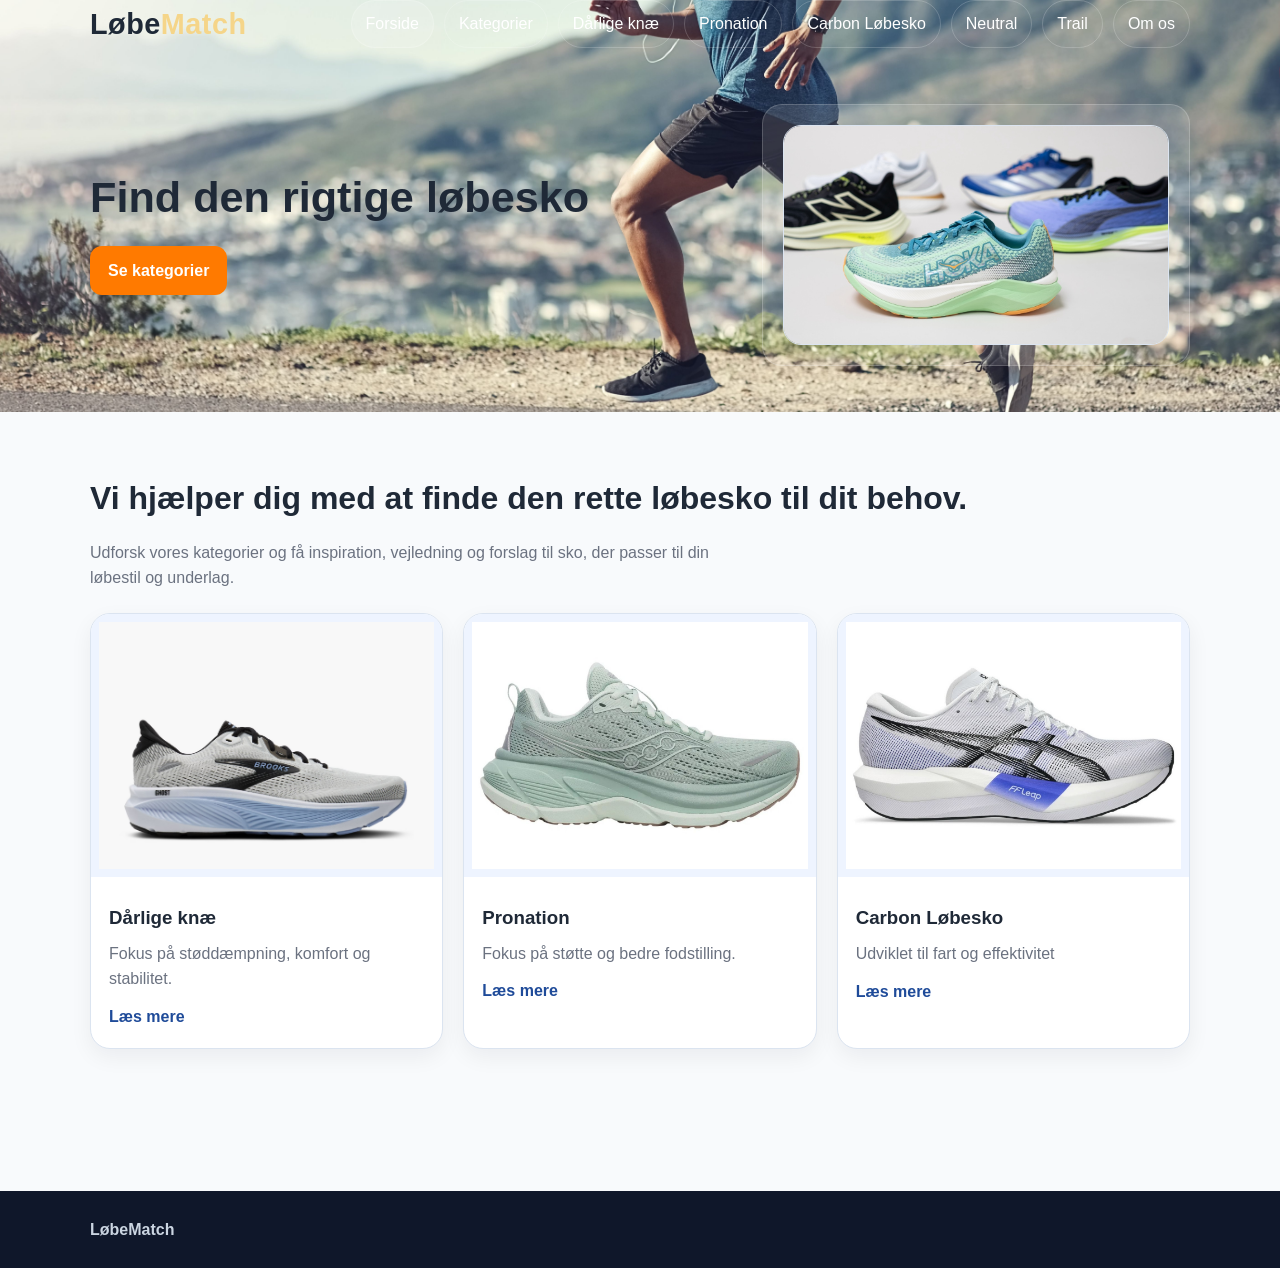
<file: loebeguide_site/index.html>
<!DOCTYPE html>
<html lang="da">
<head>
  <meta charset="UTF-8">
  <meta name="viewport" content="width=device-width, initial-scale=1.0">
  <title>Find den rigtige løbesko | LøbeMatch</title>
  <link rel="stylesheet" href="style.css">
  <link rel="stylesheet" href="cards.css">
</head>
<body>
  <header>
<head>
    <div class="container">
      <div class="topbar">
        <div class="logo">Løbe<span>Match</span></div>
        <nav> 
          <ul>
            <li><a href="index.html" class="active">Forside</a></li>
            <li><a href="kategorier.html">Kategorier</a></li>
            <li><a href="knae.html">Dårlige knæ</a></li>
            <li><a href="pronation.html">Pronation</a></li>
            <li><a href="carbon.html">Carbon Løbesko</a></li>
            <li><a href="neutral.html">Neutral</a></li>
            <li><a href="trail.html">Trail</a></li>
            <li><a href="om-os.html">Om os</a></li>
          </ul>
        </nav>
      </div>
      <div class="hero">
        <div>
          <h1>Find den rigtige løbesko</h1>
          <div class="cta-row">
            <a class="btn btn-primary" href="kategorier.html">Se kategorier</a>
          </div>
        </div>
        <div class="hero-box">
          <img class="responsive" src="images/allshoes.jpg">
        </div>
      </div>
    </div>
  </header>
  <main class="container">
    
<section>
  <h2 class="section-title">Vi hjælper dig med at finde den rette løbesko til dit behov.</h2>
  <p class="lead">Udforsk vores kategorier og få inspiration, vejledning og forslag til sko, der passer til din løbestil og underlag.</p>
  <div class="grid">
    <article class="card">
      <img src="images/badknee1.jpeg">
      <div class="card-content">
        <h3>Dårlige knæ</h3>
        <p>Fokus på støddæmpning, komfort og stabilitet.</p>
        <a href="knae.html">Læs mere</a>
      </div>
    </article>
    <article class="card">
      <img src="images/pronation1.jpeg">
      <div class="card-content">
        <h3>Pronation</h3>
        <p>Fokus på støtte og bedre fodstilling.</p>
        <a href="pronation.html">Læs mere</a>
      </div>
    </article>
    <article class="card">
      <img src="images/carbon1.jpg" >
      <div class="card-content">
        <h3>Carbon Løbesko</h3>
        <p>Udviklet til fart og effektivitet</p>
        <a href="carbon.html">Læs mere</a>
      </div>
    </article>
  </div>
</section>
  </main>
  <footer>
    <div class="container">
       <strong>LøbeMatch</strong>
    </div>
  </footer>
</body>
</html>
</file>
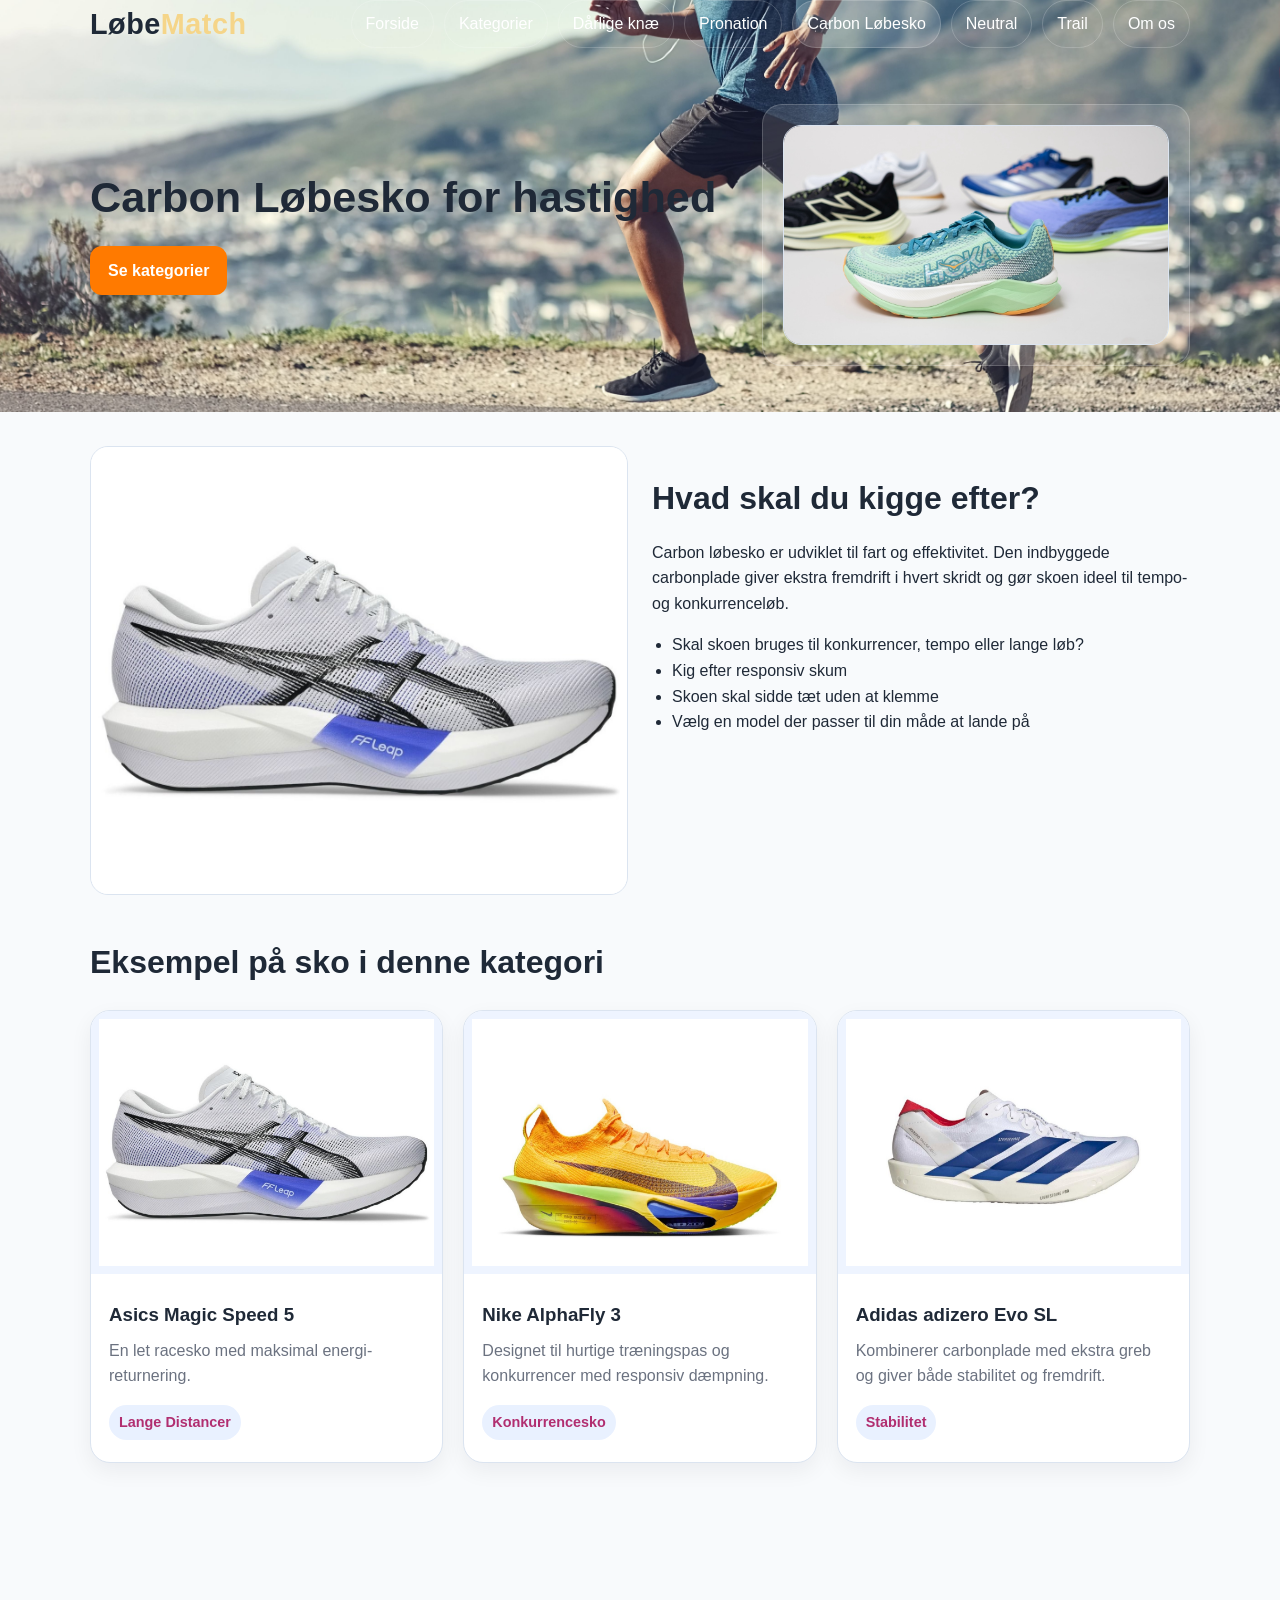
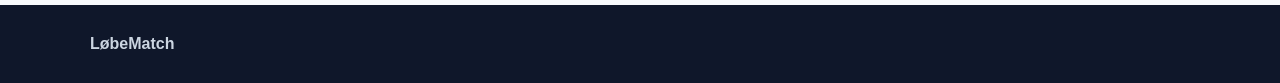
<file: loebeguide_site/carbon.html>
<!DOCTYPE html>
<html lang="da">
<head>
  <meta charset="UTF-8">
  <meta name="viewport" content="width=device-width, initial-scale=1.0">
  <title>Carbon Løbesko for fart | Løbeguide</title>
  <link rel="stylesheet" href="style.css">
  <link rel="stylesheet" href="cards.css">
</head>
<body>
  <header>
    <div class="container">
      <div class="topbar">
        <div class="logo">Løbe<span>Match</span></div>
        <nav>
          <ul>
            <li><a href="index.html">Forside</a></li>
            <li><a href="kategorier.html">Kategorier</a></li>
            <li><a href="knae.html">Dårlige knæ</a></li>
            <li><a href="pronation.html">Pronation</a></li>
            <li><a href="carbon.html" class="active">Carbon Løbesko</a></li>
            <li><a href="neutral.html">Neutral</a></li>
            <li><a href="trail.html">Trail</a></li>
            <li><a href="om-os.html">Om os</a></li>
          </ul>
        </nav>
      </div>
      <div class="hero">
        <div>
          <h1>Carbon Løbesko for hastighed</h1>
          <div class="cta-row">
            <a class="btn btn-primary" href="kategorier.html">Se kategorier</a>
          </div>
        </div>
        <div class="hero-box">
          <img class="responsive" src="images/allshoes.jpg">
        </div>
      </div>
    </div>
  </header>
  <main class="container">
    
<section class="two-col">
  <div>
    <img class="responsive" src="images/carbon1.jpg">
  </div>
  <div>
    <h2 class="section-title">Hvad skal du kigge efter?</h2>
    <p>Carbon løbesko er udviklet til fart og effektivitet. Den indbyggede carbonplade giver ekstra fremdrift i hvert skridt og gør skoen ideel til tempo- og konkurrenceløb.</p>
    <ul class="checklist"><li>Skal skoen bruges til konkurrencer, tempo eller lange løb?
</li><li>Kig efter responsiv skum</li><li>Skoen skal sidde tæt uden at klemme</li><li>Vælg en model der passer til din måde at lande på</li></ul>
  </div>
</section>
<section>
</section>
<section>
  <h2 class="section-title">Eksempel på sko i denne kategori</h2>
  <div class="grid"><article class="card">
      <img src="images/carbon1.jpg">
      <div class="card-content">
        <h3>Asics Magic Speed 5</h3>
        <p>En let racesko med maksimal energi-returnering.</p>
        <span class="tag">Lange Distancer</span>
      </div>
    </article><article class="card">
      <img src="images/carbon2.jpg">
      <div class="card-content">
        <h3>Nike AlphaFly 3</h3>
        <p>Designet til hurtige træningspas og konkurrencer med responsiv dæmpning.</p>
        <span class="tag">Konkurrencesko</span>
      </div>
    </article><article class="card">
      <img src="images/carbon3.jpg">
      <div class="card-content">
        <h3>Adidas adizero Evo SL </h3>
        <p>Kombinerer carbonplade med ekstra greb og giver både stabilitet og fremdrift.</p>
        <span class="tag">Stabilitet</span>
      </div>
    </article></div>
</section>

  </main>
  <footer>
    <div class="container">
      <strong>LøbeMatch</strong> 
    </div>
  </footer>
</body>
</html>
</file>
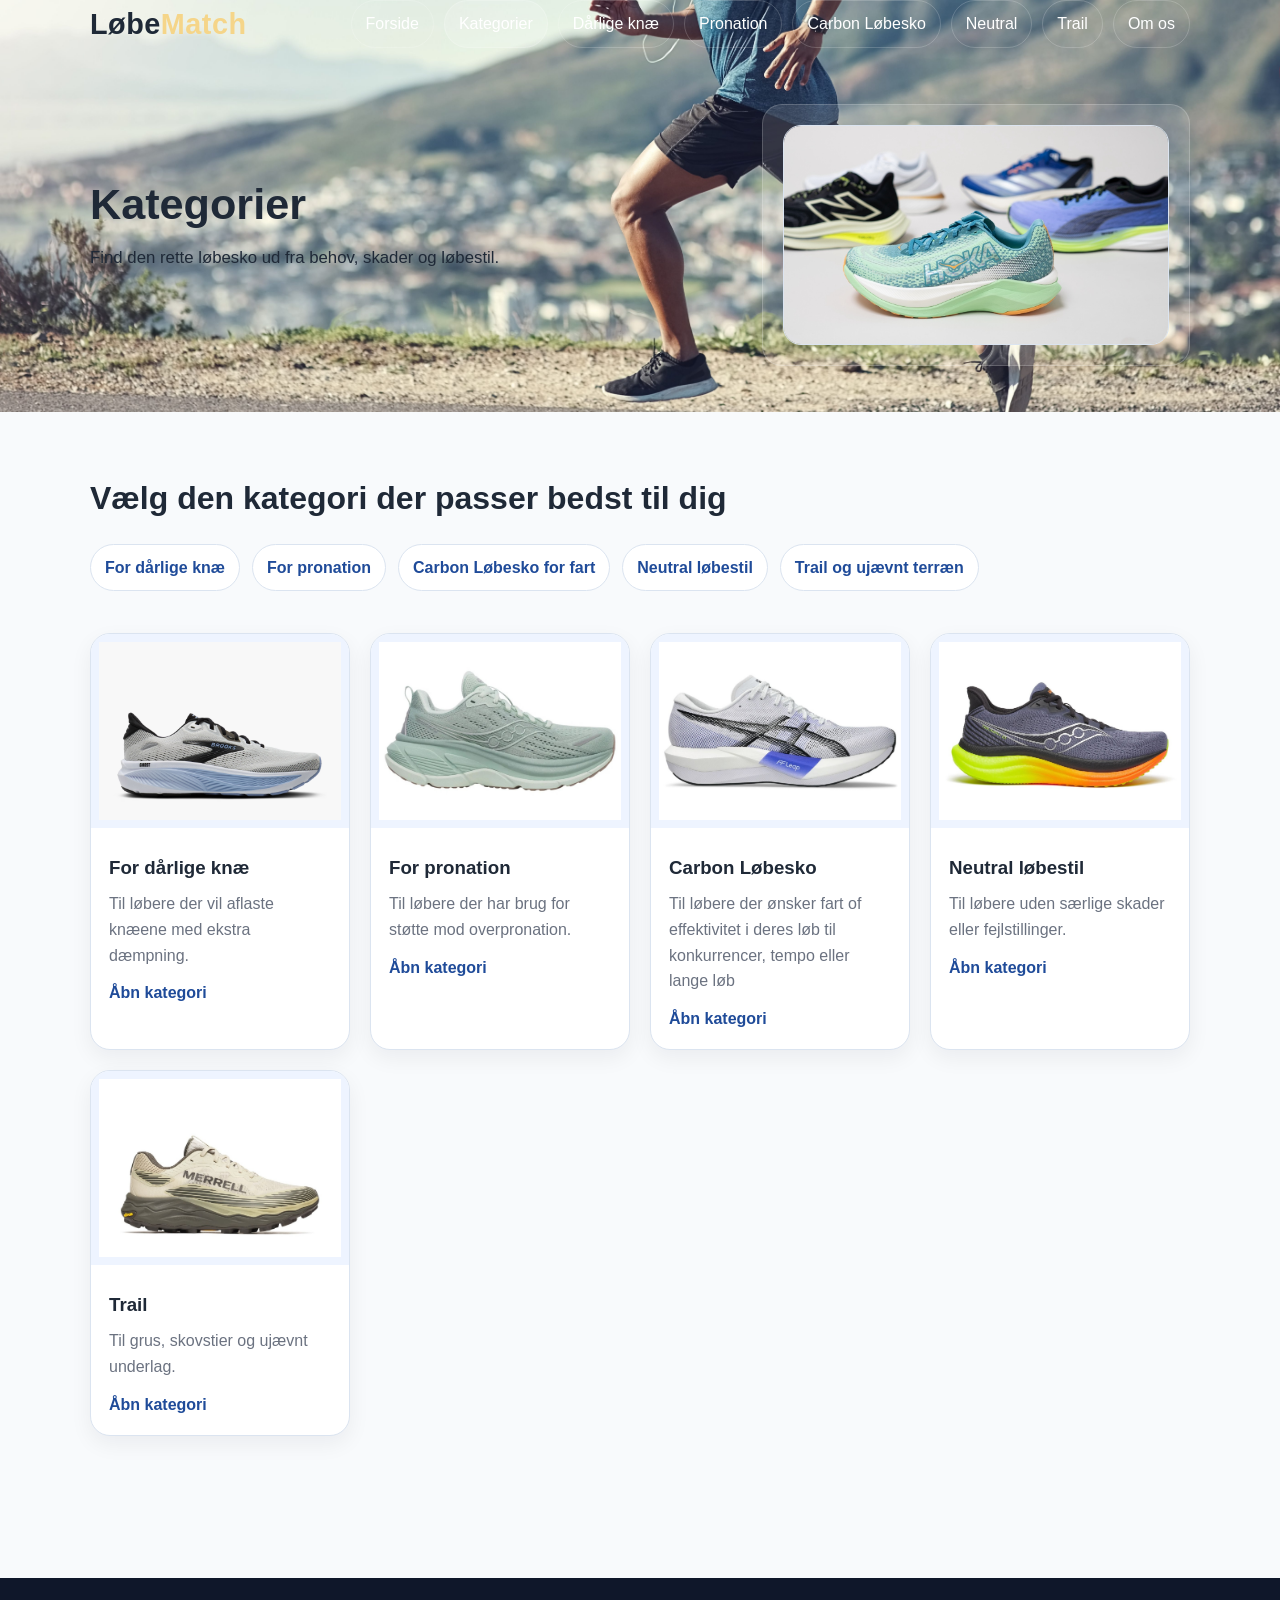
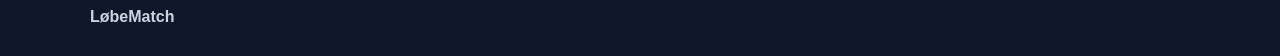
<file: loebeguide_site/kategorier.html>
<!DOCTYPE html>
<html lang="da">
<head>
  <meta charset="UTF-8">
  <meta name="viewport" content="width=device-width, initial-scale=1.0">
  <title>Kategorier | Løbeguide</title>
  <link rel="stylesheet" href="style.css">
  <link rel="stylesheet" href="cards.css">
</head>
<body>
  <header>
    <div class="container">
      <div class="topbar">
        <div class="logo">Løbe<span>Match</span></div>
        <nav>
          <ul>
            <li><a href="index.html">Forside</a></li>
            <li><a href="kategorier.html" class="active">Kategorier</a></li>
            <li><a href="knae.html">Dårlige knæ</a></li>
            <li><a href="pronation.html">Pronation</a></li>
            <li><a href="carbon.html">Carbon Løbesko</a></li>
            <li><a href="neutral.html">Neutral</a></li>
            <li><a href="trail.html">Trail</a></li>
            <li><a href="om-os.html">Om os</a></li>
          </ul>
        </nav>
      </div>
      <div class="hero">
        <div>
          <h1>Kategorier</h1>
          <p>Find den rette løbesko ud fra behov, skader og løbestil.</p>
     
        </div>
        <div class="hero-box">
          <img class="responsive" src="images/allshoes.jpg">
        </div>
      </div>
    </div>
  </header>
  <main class="container">
    
<section>
  <h2 class="section-title">Vælg den kategori der passer bedst til dig</h2>
  <div class="tabs">
    <a href="knae.html">For dårlige knæ</a>
    <a href="pronation.html">For pronation</a>
    <a href="carbon.html">Carbon Løbesko for fart</a>
    <a href="neutral.html">Neutral løbestil</a>
    <a href="trail.html">Trail og ujævnt terræn</a>
  </div>
</section>
<section class="grid">
  <article class="card">
    <img src="images/badknee1.jpeg">
    <div class="card-content">
      <h3>For dårlige knæ</h3>
      <p>Til løbere der vil aflaste knæene med ekstra dæmpning.</p>
      <a href="knae.html">Åbn kategori</a>
    </div>
  </article>
  <article class="card">
    <img src="images/pronation1.jpeg" >
    <div class="card-content">
      <h3>For pronation</h3>
      <p>Til løbere der har brug for støtte mod overpronation.</p>
      <a href="pronation.html">Åbn kategori</a>
    </div>
  </article>
  <article class="card">
    <img src="images/carbon1.jpg">
    <div class="card-content">
      <h3>Carbon Løbesko</h3>
      <p>Til løbere der ønsker fart of effektivitet i deres løb til konkurrencer, tempo eller lange løb</p>
      <a href="carbon.html">Åbn kategori</a>
    </div>
  </article>
  <article class="card">
    <img src="images/neutral1.jpg">
    <div class="card-content">
      <h3>Neutral løbestil</h3>
      <p>Til løbere uden særlige skader eller fejlstillinger.</p>
      <a href="neutral.html">Åbn kategori</a>
    </div>
  </article>
  <article class="card">
    <img src="images/trail1.jpg">
    <div class="card-content">
      <h3>Trail</h3>
      <p>Til grus, skovstier og ujævnt underlag.</p>
      <a href="trail.html">Åbn kategori</a>
    </div>
  </article>
</section>

  </main>
  <footer>
    <div class="container">
      <strong>LøbeMatch</strong>
    </div>
  </footer>
</body>
</html>
</file>
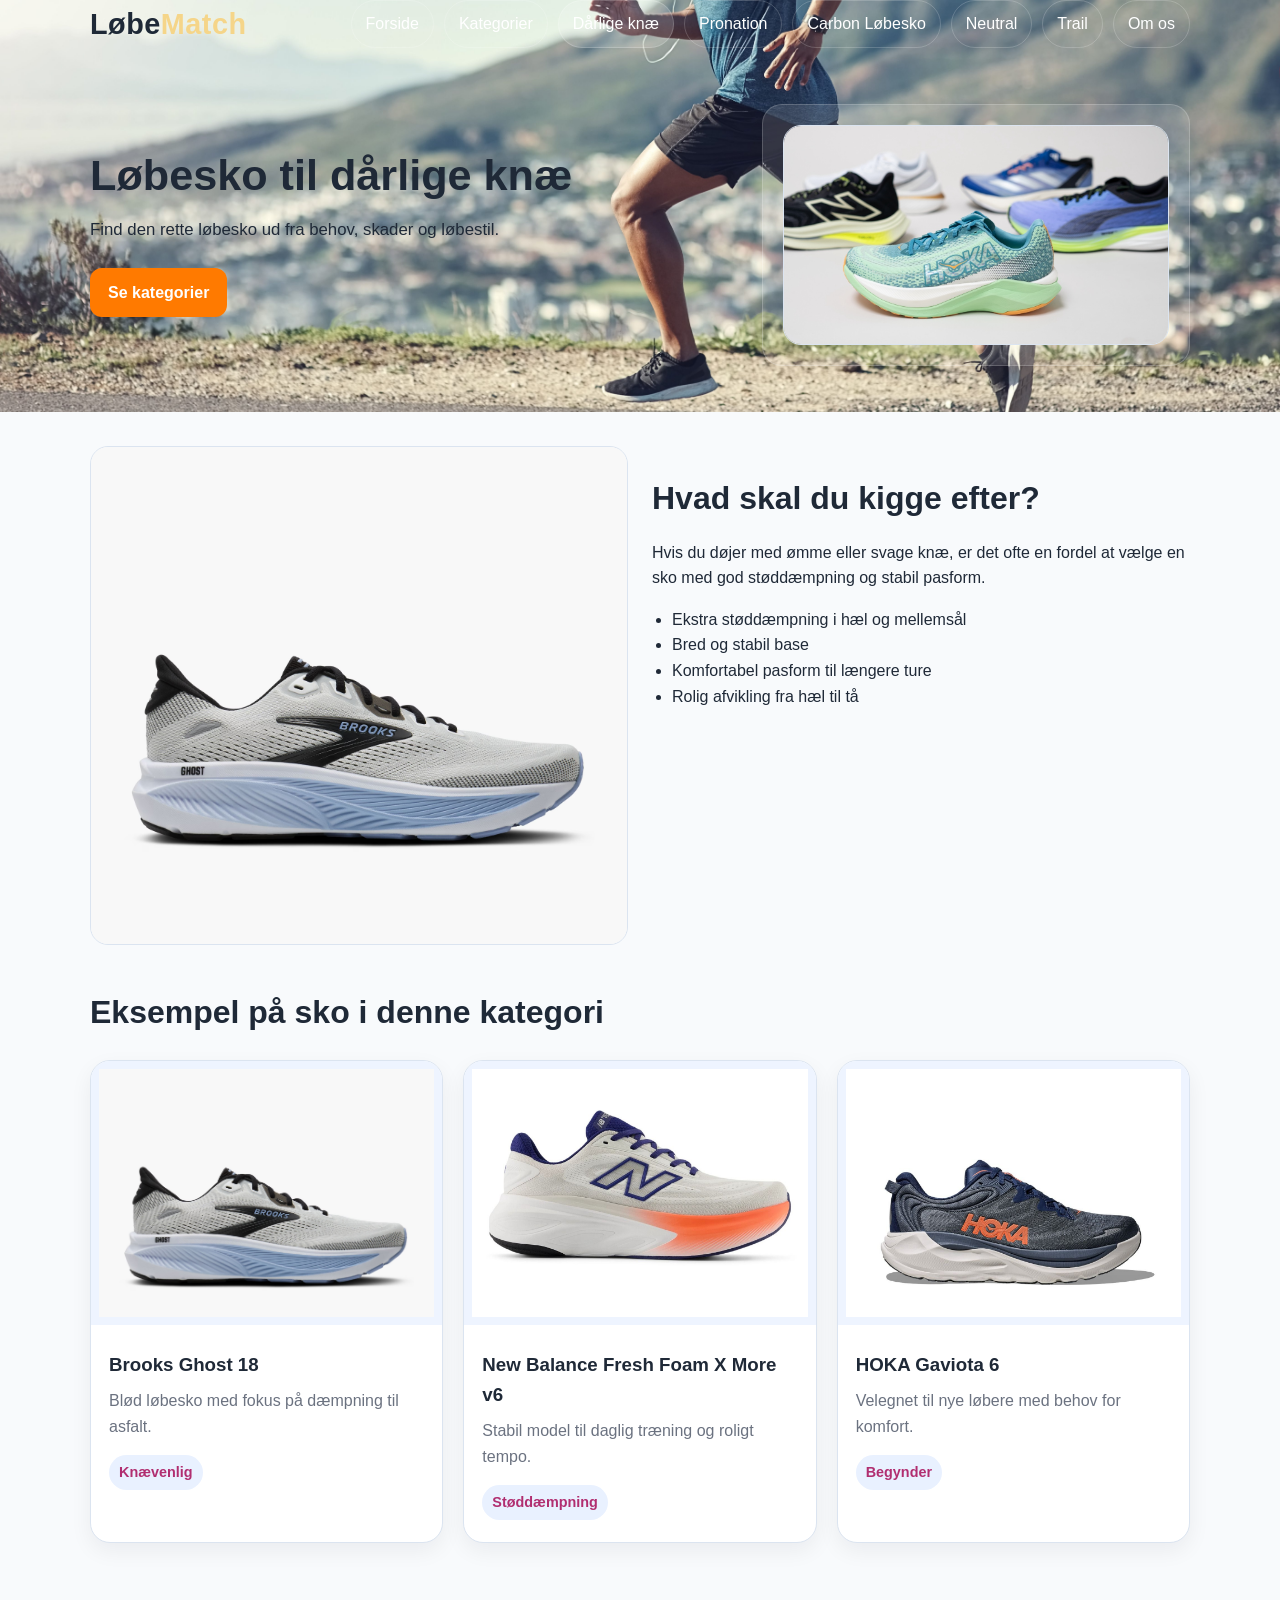
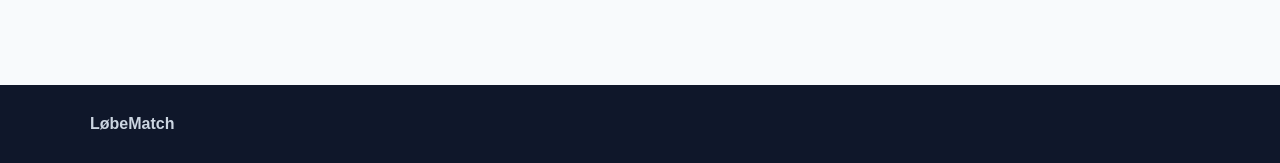
<file: loebeguide_site/knae.html>
<!DOCTYPE html>
<html lang="da">
<head>
  <meta charset="UTF-8">
  <meta name="viewport" content="width=device-width, initial-scale=1.0">
  <title>Løbesko til dårlige knæ | Løbeguide</title>

  <link rel="stylesheet" href="style.css">
  <link rel="stylesheet" href="cards.css">
</head>

<body class="knae">

  <header>
    <div class="container">

      <div class="topbar">
        <div class="logo">Løbe<span>Match</span></div>

        <nav>
          <ul>
            <li><a href="index.html">Forside</a></li>
            <li><a href="kategorier.html">Kategorier</a></li>
            <li><a href="knae.html" class="active">Dårlige knæ</a></li>
            <li><a href="pronation.html">Pronation</a></li>
            <li><a href="carbon.html">Carbon Løbesko</a></li>
            <li><a href="neutral.html">Neutral</a></li>
            <li><a href="trail.html">Trail</a></li>
            <li><a href="om-os.html">Om os</a></li>
          </ul>
        </nav>
      </div>

      <div class="hero">
        <div>
          <h1>Løbesko til dårlige knæ</h1>

          <p>
            Find den rette løbesko ud fra behov, skader og løbestil.
          </p>

          <div class="cta-row">
            <a class="btn btn-primary" href="kategorier.html">
              Se kategorier
            </a>
          </div>
        </div>

        <div class="hero-box">
          <img class="responsive" src="images/allshoes.jpg">
        </div>
      </div>

    </div>
  </header>

  <main class="container">

    <section class="two-col">

      <div>
        <img class="responsive" src="images/badknee1.jpeg">
      </div>

      <div>
        <h2 class="section-title">Hvad skal du kigge efter?</h2>

        <p>
          Hvis du døjer med ømme eller svage knæ, er det ofte en fordel
          at vælge en sko med god støddæmpning og stabil pasform.
        </p>

        <ul class="checklist">
          <li>Ekstra støddæmpning i hæl og mellemsål</li>
          <li>Bred og stabil base</li>
          <li>Komfortabel pasform til længere ture</li>
          <li>Rolig afvikling fra hæl til tå</li>
        </ul>
      </div>

    </section>

    <section>

      <h2 class="section-title">
        Eksempel på sko i denne kategori
      </h2>

      <div class="grid">

        <article class="card">
          <img src="images/badknee1.jpeg">

          <div class="card-content">
            <h3>Brooks Ghost 18</h3>
            <p>Blød løbesko med fokus på dæmpning til asfalt.</p>
            <span class="tag">Knævenlig</span>
          </div>
        </article>

        <article class="card">
          <img src="images/badknee2.jpg">

          <div class="card-content">
            <h3>New Balance Fresh Foam X More v6</h3>
            <p>Stabil model til daglig træning og roligt tempo.</p>
            <span class="tag">Støddæmpning</span>
          </div>
        </article>

        <article class="card">
          <img src="images/badknee3.jpg">

          <div class="card-content">
            <h3>HOKA Gaviota 6</h3>
            <p>Velegnet til nye løbere med behov for komfort.</p>
            <span class="tag">Begynder</span>
          </div>
        </article>

      </div>

    </section>

  </main>

  <footer>
    <div class="container">
      <strong>LøbeMatch</strong>
    </div>
  </footer>

</body>
</html>
</file>
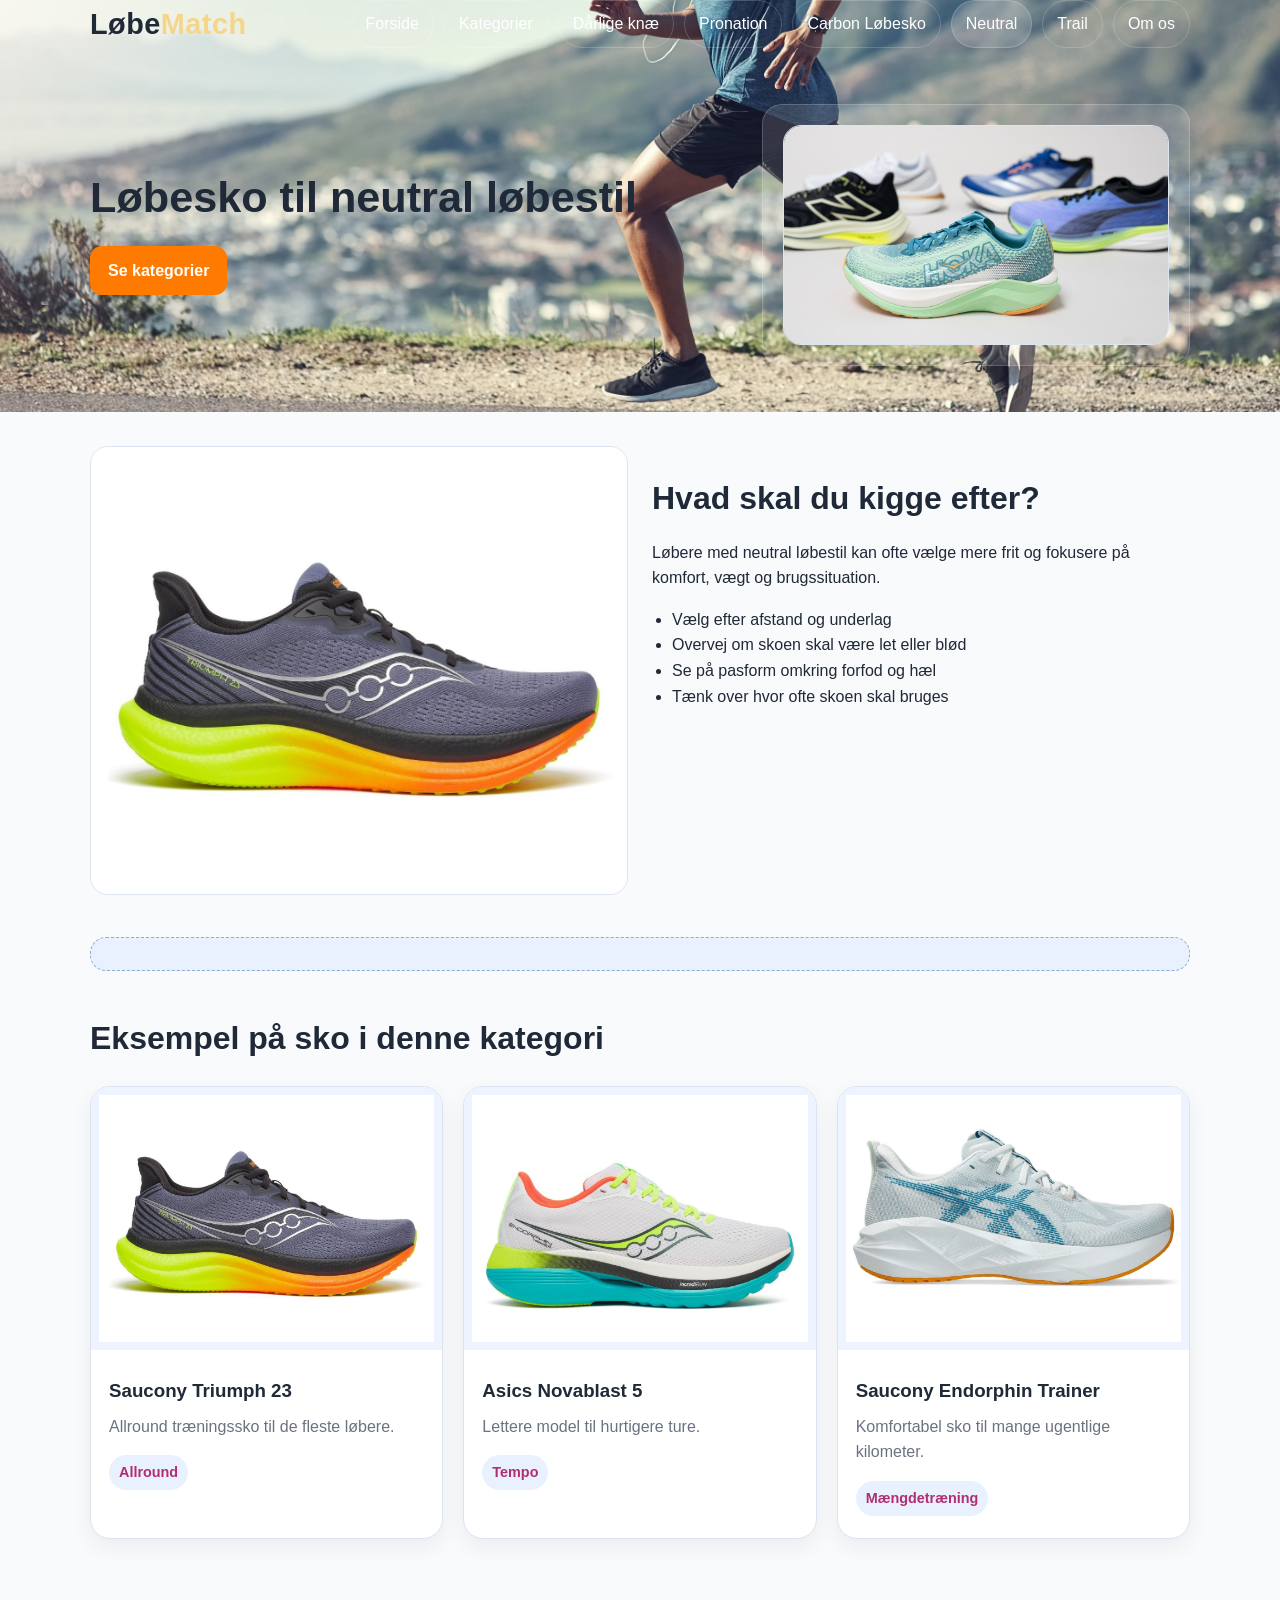
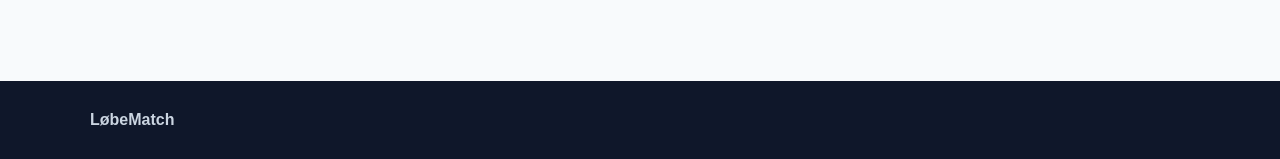
<file: loebeguide_site/neutral.html>
<!DOCTYPE html>
<html lang="da">
<head>
  <meta charset="UTF-8">
  <meta name="viewport" content="width=device-width, initial-scale=1.0">
  <title>Løbesko til neutral løbestil | Løbeguide</title>
  <link rel="stylesheet" href="style.css">
  <link rel="stylesheet" href="cards.css">
</head>
<body>
  <header>
    <div class="container">
      <div class="topbar">
        <div class="logo">Løbe<span>Match</span></div>
        <nav>
          <ul>
            <li><a href="index.html">Forside</a></li>
            <li><a href="kategorier.html">Kategorier</a></li>
            <li><a href="knae.html">Dårlige knæ</a></li>
            <li><a href="pronation.html">Pronation</a></li>
            <li><a href="carbon.html">Carbon Løbesko</a></li>
            <li><a href="neutral.html" class="active">Neutral</a></li>
            <li><a href="trail.html">Trail</a></li>
            <li><a href="om-os.html">Om os</a></li>
          </ul>
        </nav>
      </div>
      <div class="hero">
        <div>
          <h1>Løbesko til neutral løbestil</h1>
          <div class="cta-row">
            <a class="btn btn-primary" href="kategorier.html">Se kategorier</a>
          </div>
        </div>
        <div class="hero-box">
          <img class="responsive" src="images/allshoes.jpg">
        </div>
      </div>
    </div>
  </header>
  <main class="container">
    
<section class="two-col">
  <div>
    <img class="responsive" src="images/neutral1.jpg">
  </div>
  <div>
    <h2 class="section-title">Hvad skal du kigge efter?</h2>
    <p>Løbere med neutral løbestil kan ofte vælge mere frit og fokusere på komfort, vægt og brugssituation.</p>
    <ul class="checklist"><li>Vælg efter afstand og underlag</li><li>Overvej om skoen skal være let eller blød</li><li>Se på pasform omkring forfod og hæl</li><li>Tænk over hvor ofte skoen skal bruges</li></ul>
  </div>
</section>
<section>
  <div class="highlight">
  </div>
</section>
<section>
  <h2 class="section-title">Eksempel på sko i denne kategori</h2>
  <div class="grid"><article class="card">
      <img src="images/neutral1.jpg" >
      <div class="card-content">
        <h3>Saucony Triumph 23</h3>
        <p>Allround træningssko til de fleste løbere.</p>
        <span class="tag">Allround</span>
      </div>
    </article><article class="card">
      <img src="images/neutral2.jpg">
      <div class="card-content">
        <h3>Asics Novablast 5</h3>
        <p>Lettere model til hurtigere ture.</p>
        <span class="tag">Tempo</span>
      </div>
    </article><article class="card">
      <img src="images/neutral3.jpg" >
      <div class="card-content">
        <h3>Saucony Endorphin Trainer</h3>
        <p>Komfortabel sko til mange ugentlige kilometer.</p>
        <span class="tag">Mængdetræning</span>
      </div>
    </article></div>
</section>

  </main>
  <footer>
    <div class="container">
      <strong>LøbeMatch</strong>
    </div>
  </footer>
</body>
</html>
</file>
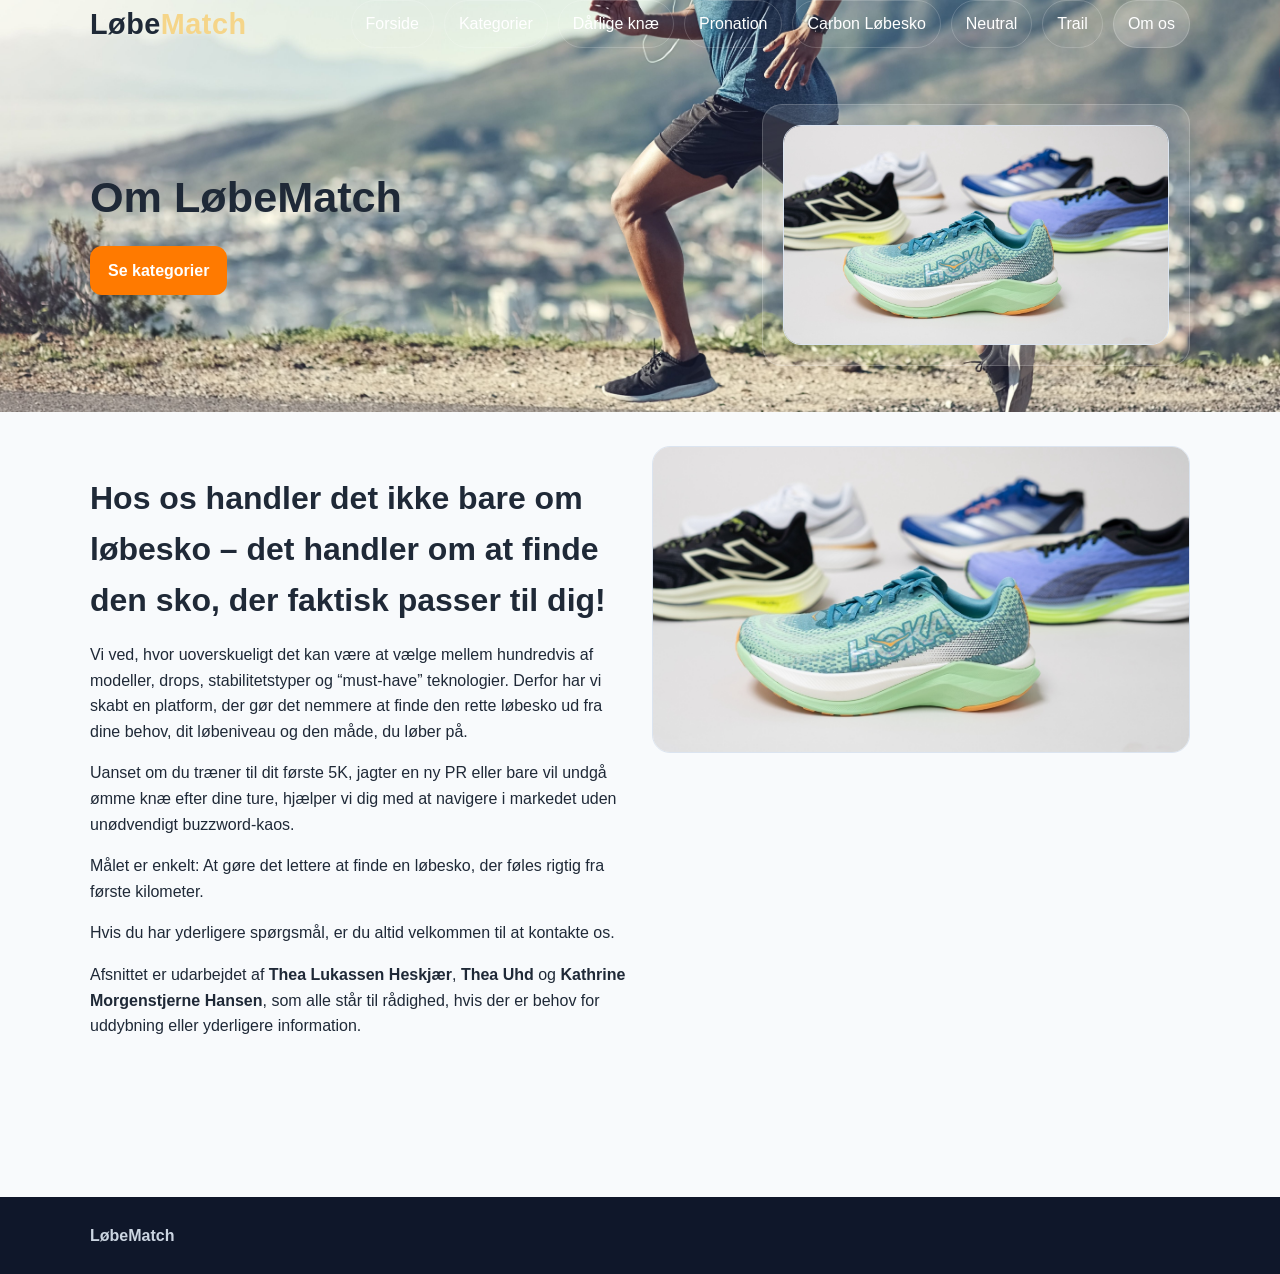
<file: loebeguide_site/om-os.html>
<!DOCTYPE html>
<html lang="da">
<head>
  <meta charset="UTF-8">
  <meta name="viewport" content="width=device-width, initial-scale=1.0">
  <title>Om Løbeguide | LøbeMatch</title>
  <link rel="stylesheet" href="style.css">
  <link rel="stylesheet" href="cards.css">
</head>
<body>
  <header>
    <div class="container">
      <div class="topbar">
        <div class="logo">Løbe<span>Match</span></div>
        <nav>
          <ul>
            <li><a href="index.html">Forside</a></li>
            <li><a href="kategorier.html">Kategorier</a></li>
            <li><a href="knae.html">Dårlige knæ</a></li>
            <li><a href="pronation.html">Pronation</a></li>
            <li><a href="carbon.html">Carbon Løbesko</a></li>
            <li><a href="neutral.html">Neutral</a></li>
            <li><a href="trail.html">Trail</a></li>
            <li><a href="om-os.html" class="active">Om os</a></li>
          </ul>
        </nav>
      </div>

      <div class="hero">
        <div>
          <h1>Om LøbeMatch</h1>
          <div class="cta-row">
            <a class="btn btn-primary" href="kategorier.html">Se kategorier</a>
          </div>
        </div>
        <div class="hero-box">
          <img class="responsive" src="images/allshoes.jpg" alt="Løbesko">
        </div>
      </div>
    </div>
  </header>

  <main class="container">
    <section class="two-col">
      <div>
        <h2 class="section-title">
          Hos os handler det ikke bare om løbesko – det handler om at finde den sko, der faktisk passer til dig!
        </h2>

        <p>
          Vi ved, hvor uoverskueligt det kan være at vælge mellem hundredvis af modeller, drops, stabilitetstyper og “must-have” teknologier. Derfor har vi skabt en platform, der gør det nemmere at finde den rette løbesko ud fra dine behov, dit løbeniveau og den måde, du løber på.
        </p>

        <p>
          Uanset om du træner til dit første 5K, jagter en ny PR eller bare vil undgå ømme knæ efter dine ture, hjælper vi dig med at navigere i markedet uden unødvendigt buzzword-kaos.
        </p>

        <p>
          Målet er enkelt: At gøre det lettere at finde en løbesko, der føles rigtig fra første kilometer.
        </p>

        <p>
          Hvis du har yderligere spørgsmål, er du altid velkommen til at kontakte os.<br>
        </p>  
          Afsnittet er udarbejdet af 
          <strong>Thea Lukassen Heskjær</strong>, 
          <strong>Thea Uhd</strong> og 
          <strong>Kathrine Morgenstjerne Hansen</strong>, 
          som alle står til rådighed, hvis der er behov for uddybning eller yderligere information.
        </p>

      </div>

      <div>
        <img class="responsive" src="images/allshoes.jpg" alt="Løbesko">
      </div>
    </section>
  </main>

  <footer>
    <div class="container">
      <strong>LøbeMatch</strong>
    </div>
  </footer>
</body>
</html>
</file>
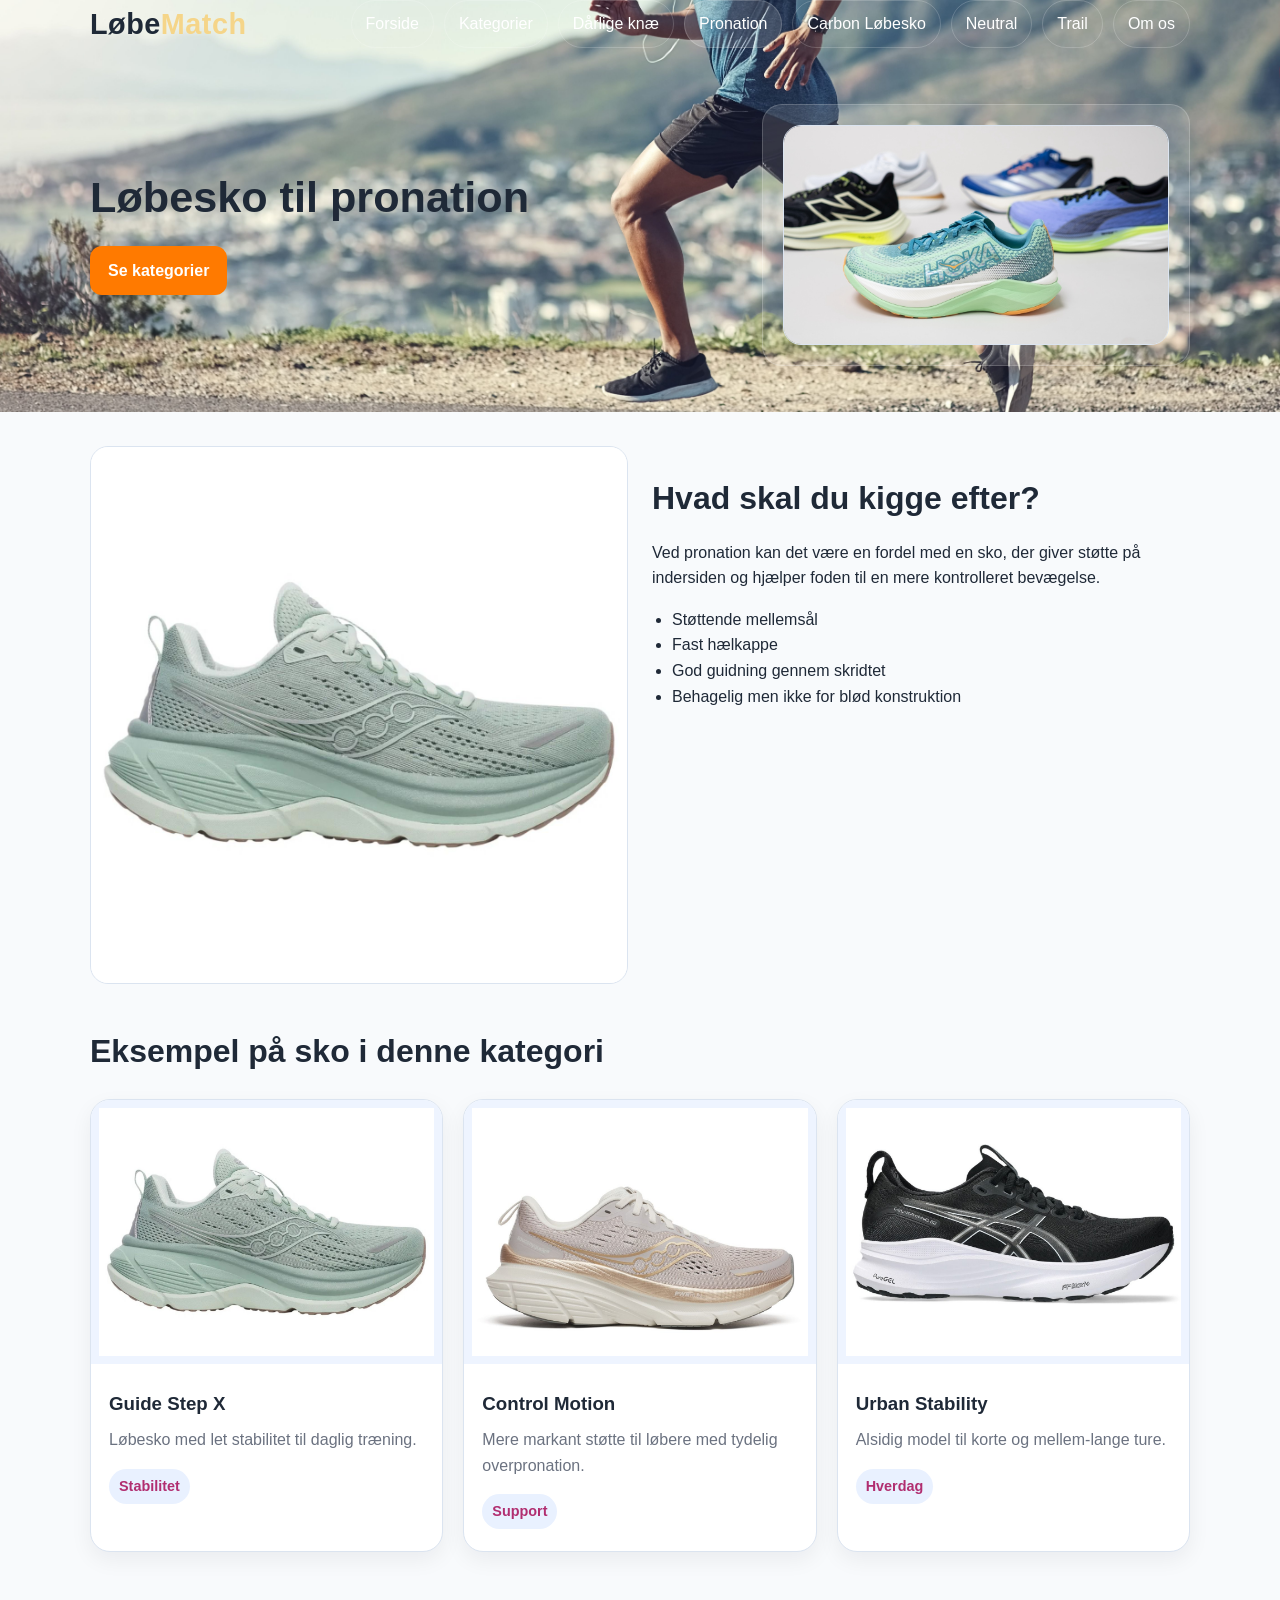
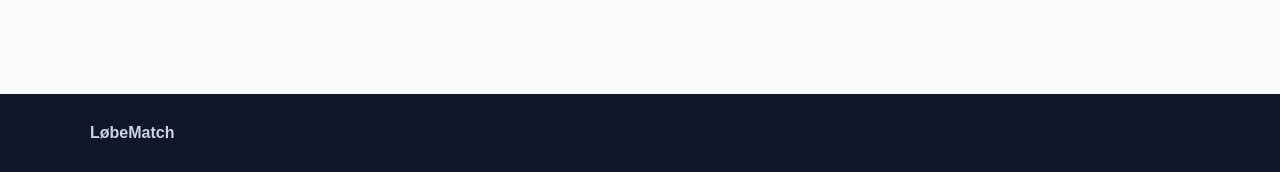
<file: loebeguide_site/pronation.html>
<!DOCTYPE html>
<html lang="da">
<head>
  <meta charset="UTF-8">
  <meta name="viewport" content="width=device-width, initial-scale=1.0">
  <title>Løbesko til pronation | Løbeguide</title>
  <link rel="stylesheet" href="style.css">
  <link rel="stylesheet" href="cards.css">
</head>
<body>
  <header>
    <div class="container">
      <div class="topbar">
        <div class="logo">Løbe<span>Match</span></div>
        <nav>
          <ul>
            <li><a href="index.html">Forside</a></li>
            <li><a href="kategorier.html">Kategorier</a></li>
            <li><a href="knae.html">Dårlige knæ</a></li>
            <li><a href="pronation.html" class="active">Pronation</a></li>
            <li><a href="carbon.html">Carbon Løbesko</a></li>
            <li><a href="neutral.html">Neutral</a></li>
            <li><a href="trail.html">Trail</a></li>
            <li><a href="om-os.html">Om os</a></li>
          </ul>
        </nav>
      </div>
      <div class="hero">
        <div>
          <h1>Løbesko til pronation</h1>
          <div class="cta-row">
            <a class="btn btn-primary" href="kategorier.html">Se kategorier</a>
          </div>
        </div>
        <div class="hero-box">
          <img class="responsive" src="images/allshoes.jpg">
        </div>
      </div>
    </div>
  </header>
  <main class="container">
    
<section class="two-col">
  <div>
    <img class="responsive" src="images/pronation1.jpeg">
  </div>
  <div>
    <h2 class="section-title">Hvad skal du kigge efter?</h2>
    <p>Ved pronation kan det være en fordel med en sko, der giver støtte på indersiden og hjælper foden til en mere kontrolleret bevægelse.</p>
    <ul class="checklist"><li>Støttende mellemsål</li><li>Fast hælkappe</li><li>God guidning gennem skridtet</li><li>Behagelig men ikke for blød konstruktion</li></ul>
  </div>
</section>
<section>
  <h2 class="section-title">Eksempel på sko i denne kategori</h2>
  <div class="grid"><article class="card">
      <img src="images/pronation1.jpeg">
      <div class="card-content">
        <h3>Guide Step X</h3>
        <p>Løbesko med let stabilitet til daglig træning.</p>
        <span class="tag">Stabilitet</span>
      </div>
    </article><article class="card">
      <img src="images/pronation2.jpeg">
      <div class="card-content">
        <h3>Control Motion</h3>
        <p>Mere markant støtte til løbere med tydelig overpronation.</p>
        <span class="tag">Support</span>
      </div>
    </article><article class="card">
      <img src="images/pronation3.jpeg">
      <div class="card-content">
        <h3>Urban Stability</h3>
        <p>Alsidig model til korte og mellem-lange ture.</p>
        <span class="tag">Hverdag</span>
      </div>
    </article></div>
</section>

  </main>
  <footer>
    <div class="container">
      <strong>LøbeMatch</strong>
    </div>
  </footer>
</body>
</html>
</file>
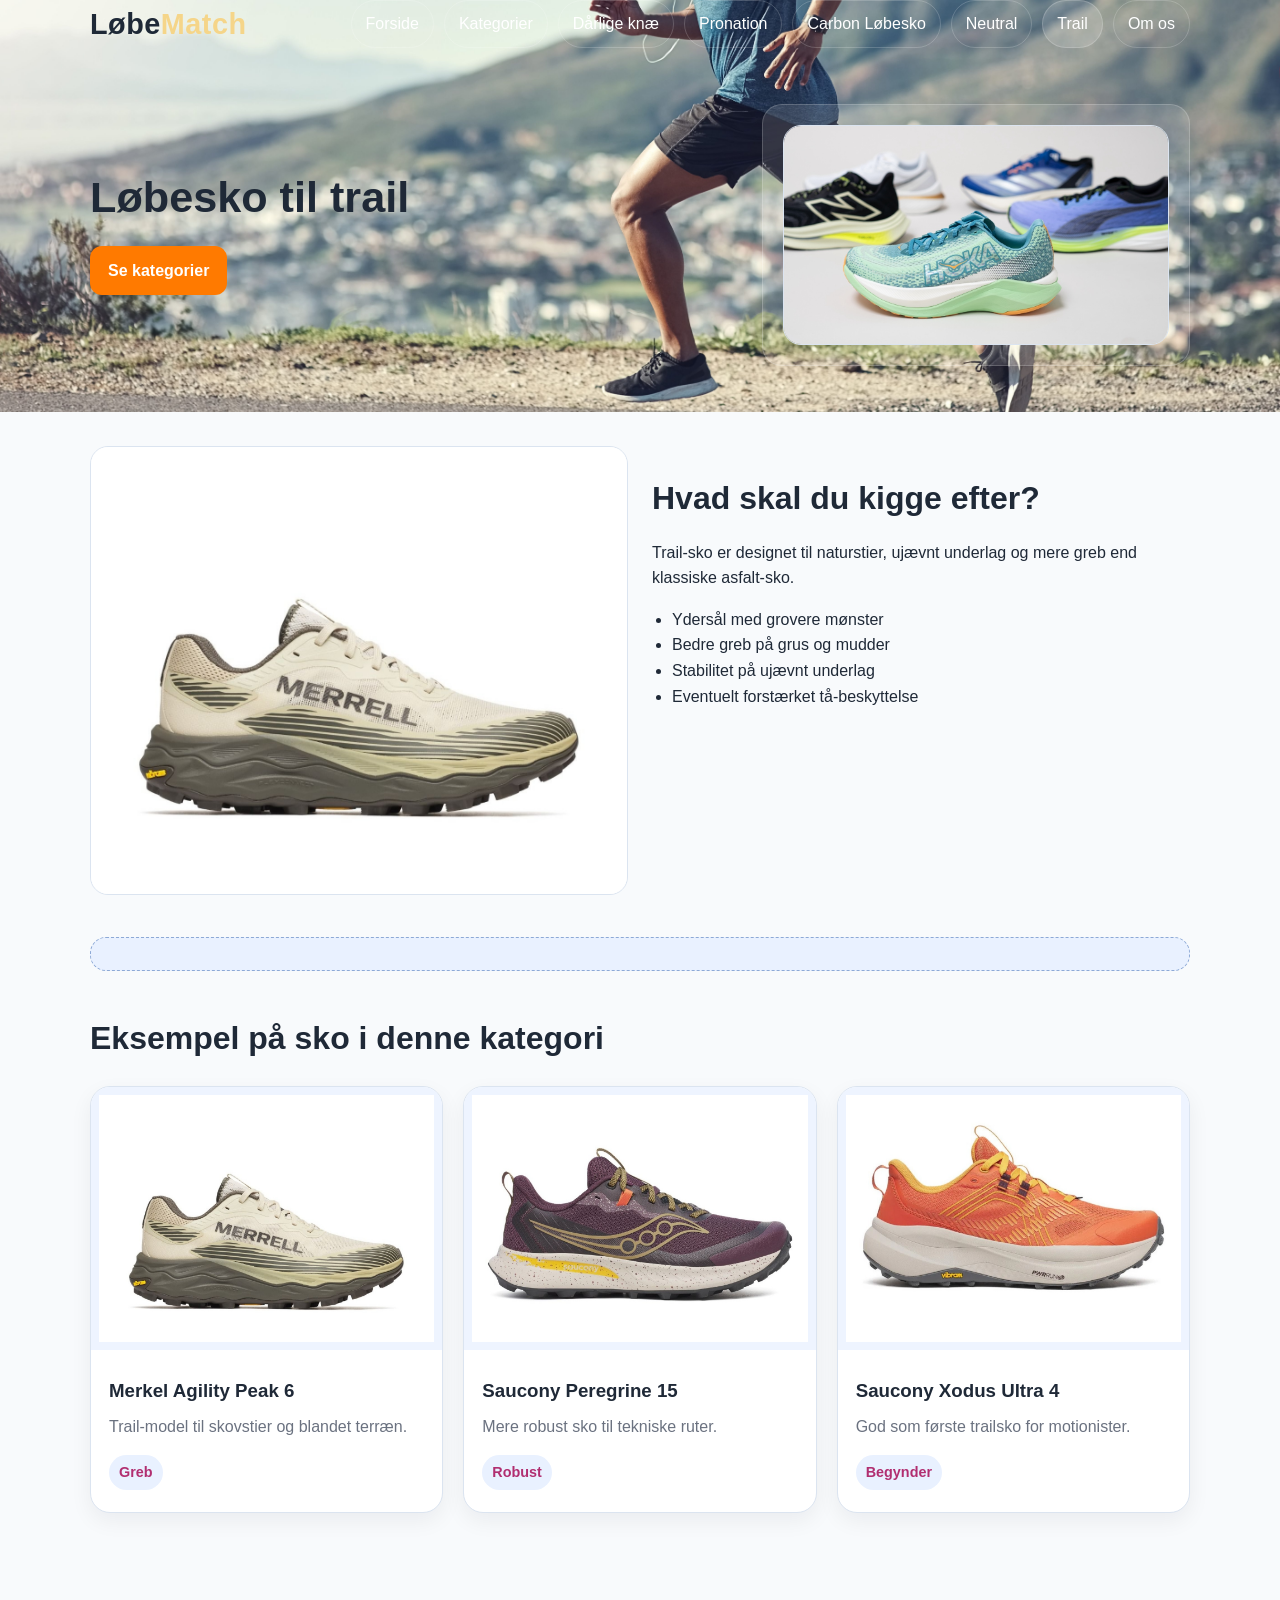
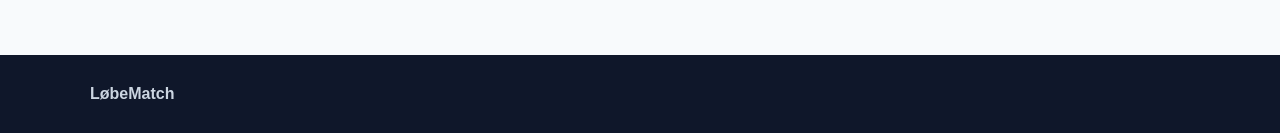
<file: loebeguide_site/trail.html>
<!DOCTYPE html>
<html lang="da">
<head>
  <meta charset="UTF-8">
  <meta name="viewport" content="width=device-width, initial-scale=1.0">
  <title>Løbesko til trail | Løbeguide</title>
  <link rel="stylesheet" href="style.css">
  <link rel="stylesheet" href="cards.css">
</head>
<body>
  <header>
    <div class="container">
      <div class="topbar">
        <div class="logo">Løbe<span>Match</span></div>
        <nav>
          <ul>
            <li><a href="index.html">Forside</a></li>
            <li><a href="kategorier.html">Kategorier</a></li>
            <li><a href="knae.html">Dårlige knæ</a></li>
            <li><a href="pronation.html">Pronation</a></li>
            <li><a href="carbon.html">Carbon Løbesko</a></li>
            <li><a href="neutral.html">Neutral</a></li>
            <li><a href="trail.html" class="active">Trail</a></li>
            <li><a href="om-os.html">Om os</a></li>
          </ul>
        </nav>
      </div>
      <div class="hero">
        <div>
          <h1>Løbesko til trail</h1>
          <div class="cta-row">
            <a class="btn btn-primary" href="kategorier.html">Se kategorier</a>
          </div>
        </div>
        <div class="hero-box">
          <img class="responsive" src="images/allshoes.jpg"> 

        </div>
      </div>
    </div>
  </header>
  <main class="container">
    
<section class="two-col">
  <div>
    <img class="responsive" src="images/trail1.jpg">
  </div>
  <div>
    <h2 class="section-title">Hvad skal du kigge efter?</h2>
    <p>Trail-sko er designet til naturstier, ujævnt underlag og mere greb end klassiske asfalt-sko.</p>
    <ul class="checklist"><li>Ydersål med grovere mønster</li><li>Bedre greb på grus og mudder</li><li>Stabilitet på ujævnt underlag</li><li>Eventuelt forstærket tå-beskyttelse</li></ul>
  </div>
</section>
<section>
  <div class="highlight">
  </div>
</section>
<section>
  <h2 class="section-title">Eksempel på sko i denne kategori</h2>
  <div class="grid"><article class="card">
      <img src="images/trail1.jpg">
      <div class="card-content">
        <h3>Merkel Agility Peak 6</h3>
        <p>Trail-model til skovstier og blandet terræn.</p>
        <span class="tag">Greb</span>
      </div>
    </article><article class="card">
      <img src="images/trail2.jpg">
      <div class="card-content">
        <h3>Saucony Peregrine 15</h3>
        <p>Mere robust sko til tekniske ruter.</p>
        <span class="tag">Robust</span>
      </div>
    </article><article class="card">
      <img src="images/trail3.jpg">
      <div class="card-content">
        <h3>Saucony Xodus Ultra 4</h3>
        <p>God som første trailsko for motionister.</p>
        <span class="tag">Begynder</span>
      </div>
    </article></div>
</section>

  </main>
  <footer>
    <div class="container">
      <strong>LøbeMatch</strong> 
    </div>
  </footer>
</body>
</html>
</file>
<file: loebeguide_site/style.css>
:root{
  --primary:#b12e70;
  --secondary:#e9f1ff;
  --accent:#ff7a00;
  --text:#1f2937;
  --muted:#6b7280;
  --bg:#f8fafc;
  --white:#ffffff;
  --success:#4e2e7d;
  --border:#dbe4f0;
}
*{box-sizing:border-box}
html{scroll-behavior:smooth}
body{
  margin:0;
  font-family:'Franklin Gothic Medium', Arial, sans-serif, Helvetica, sans-serif;
  color:var(--text);
  background:var(--bg);
  line-height:1.6;
}
header{
  background-image: url("images/running.jpg");
  background-size: cover;
  background-position: center;
  background-repeat: no-repeat;
}
.container{width:min(1100px,92%);margin:0 auto}
.topbar{
  display:flex;justify-content:space-between;align-items:center;gap:20px;padding-bottom:18px;
}
.logo{font-size:1.8rem;font-weight:700;letter-spacing:.5px}
.logo span{color:#f5d589}
nav ul{list-style:none;display:flex;flex-wrap:wrap;gap:10px;margin:0;padding:0}
nav a{
  display:inline-block;color:var(--white);text-decoration:none;padding:10px 14px;border-radius:999px;
  transition:.2s ease;border:1px solid rgba(255,255,255,.18);
}
nav a:hover, nav a.active{background:rgba(255,255,255,.15)}
.hero{
  display:grid;grid-template-columns:1.2fr .8fr;gap:30px;align-items:center;padding:38px 0 46px;
}
.hero h1{font-size:2.7rem;line-height:1.1;margin:0 0 16px}
.hero p{font-size:1.05rem;max-width:60ch}
.hero .cta-row{margin-top:24px;display:flex;flex-wrap:wrap;gap:12px}
.btn{
  text-decoration:none;border:none;padding:12px 18px;border-radius:12px;font-weight:700;display:inline-block;
}
.btn-primary{background:var(--accent);color:#fff}
.btn-secondary{background:#fff;color:var(--primary)}
.hero-box{
  background:rgba(255,255,255,.12);padding:20px;border-radius:20px;border:1px solid rgba(255,255,255,.18);
}
main{padding:34px 0 50px}
section{margin-bottom:42px}
.section-title{font-size:2rem;margin-bottom:10px}
.lead{color:var(--muted);max-width:75ch}
.info-box{
  background:var(--white);border:1px solid var(--border);border-left:6px solid var(--accent);
  border-radius:16px;padding:18px;margin:20px 0;
}
.two-col{display:grid;grid-template-columns:1fr 1fr;gap:24px;align-items:start}
.checklist{padding-left:20px}
footer{background:#0f172a;color:#cbd5e1;padding:26px 0;margin-top:50px}
footer a{color:#fff}
small.note{display:block;color:#dbe4f0;margin-top:8px}
table{
  width:100%;border-collapse:collapse;background:#fff;border-radius:14px;overflow:hidden;border:1px solid var(--border);
}
th, td{text-align:left;padding:14px;border-bottom:1px solid var(--border)}
th{background:var(--secondary)}
.tag{
  display:inline-block;padding:6px 10px;border-radius:999px;background:var(--secondary);
  color:var(--primary);font-size:.9rem;font-weight:700;margin:4px 8px 4px 0;
}
img.responsive{max-width:100%;display:block;border-radius:18px;border:1px solid var(--border);background:#fff}
@media (max-width:800px){
  .hero, .two-col{grid-template-columns:1fr}
  .hero h1{font-size:2.1rem}
  .topbar{flex-direction:column;align-items:flex-start}
}
</file>
<file: loebeguide_site/cards.css>
.grid{
  display:grid;
  grid-template-columns:repeat(auto-fit, minmax(230px, 1fr));
  gap:20px;
  margin-top:22px;
}
.card{
  background:#fff;border:1px solid #dbe4f0;border-radius:20px;overflow:hidden;
  box-shadow:0 8px 22px rgba(15,23,42,.06);transition:transform .2s ease, box-shadow .2s ease;
}
.card:hover{transform:translateY(-4px);box-shadow:0 16px 34px rgba(15,23,42,.10)}
.card img{width:100%;aspect-ratio:4/3;object-fit:cover;background:#eef4ff;padding:8px}
.card-content{padding:18px}
.card h3{margin:0 0 8px}
.card p{margin:0 0 12px;color:#6b7280}
.card a{text-decoration:none;font-weight:700;color:#1f4b99}
.tabs{display:flex;flex-wrap:wrap;gap:12px;margin:20px 0 0}
.tabs a{
  text-decoration:none;background:#fff;color:#1f4b99;border:1px solid #dbe4f0;border-radius:999px;padding:10px 14px;font-weight:700;
}
.highlight{background:#e9f1ff;border:1px dashed #8da9d6;border-radius:16px;padding:16px}
</file>
